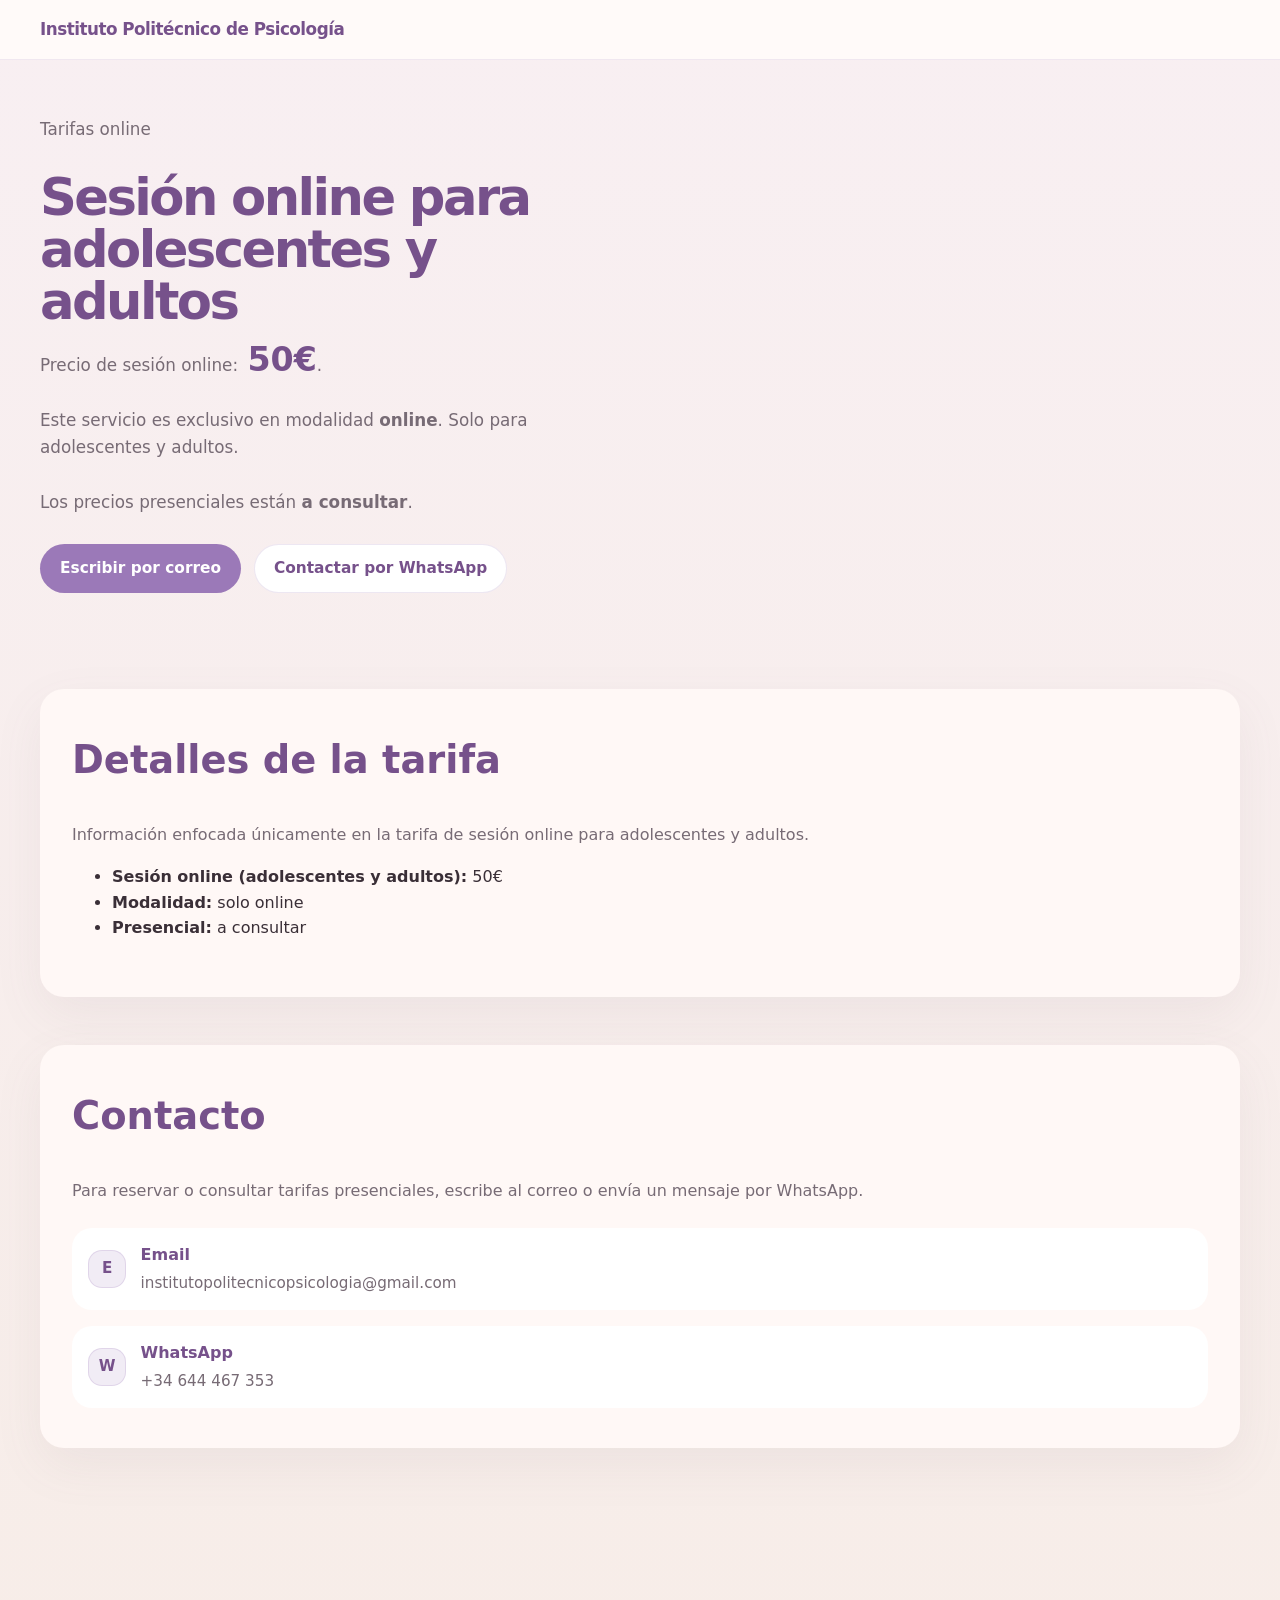
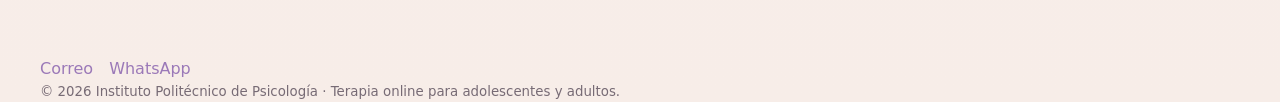
<file: index.html>
﻿<!DOCTYPE html>
<html lang="es">
<head>
  <meta charset="UTF-8">
<meta name="google-site-verification" content="Y_I5lH9BwGyYkk8W6f2Wt7tEyVO9D1N5H2kuTvSDN44" />
  <title>Tarifas | Instituto Politécnico de Psicología</title>
  <meta name="description" content="Tarifas de sesiones online para adolescentes y adultos. Sesión online 50€. Precios presenciales a consultar." />
  <link rel="stylesheet" href="styles.css">
  <meta name="robots" content="index, follow">
  <meta property="og:type" content="website">
  <meta property="og:title" content="Tarifas | Instituto Politécnico de Psicología">
  <meta property="og:description" content="Sesiones online para adolescentes y adultos: 50€. Precios presenciales a consultar. Servicio exclusivamente online." />
</head>
<body>
  <header>
    <div class="page navbar">
      <div class="brand-logo">
        <span class="brand">Instituto Politécnico de Psicología</span>
      </div>
    </div>
  </header>

  <main class="page">
    <section class="hero">
      <div class="hero-copy">
        <p class="eyebrow">Tarifas online</p>
        <h1>Sesión online para adolescentes y adultos</h1>
        <p>Precio de sesión online: <strong class="price-amount">50€</strong>.</p>
        <p>Este servicio es exclusivo en modalidad <strong>online</strong>. Solo para adolescentes y adultos.</p>
        <p>Los precios presenciales están <strong>a consultar</strong>.</p>
        <div class="hero-buttons">
          <a class="button" href="mailto:institutopolitecnicopsicologia@gmail.com">Escribir por correo</a>
          <a class="button-secondary" href="https://wa.me/34644467353" target="_blank" rel="noopener">Contactar por WhatsApp</a>
        </div>
      </div>
    </section>

    <section class="section">
      <h2>Detalles de la tarifa</h2>
      <p>Información enfocada únicamente en la tarifa de sesión online para adolescentes y adultos.</p>
      <ul>
        <li><strong>Sesión online (adolescentes y adultos):</strong> 50€</li>
        <li><strong>Modalidad:</strong> solo online</li>
        <li><strong>Presencial:</strong> a consultar</li>
      </ul>
    </section>

    <section class="section">
      <h2>Contacto</h2>
      <p>Para reservar o consultar tarifas presenciales, escribe al correo o envía un mensaje por WhatsApp.</p>
      <div class="contact-grid">
        <a class="contact-card" href="mailto:institutopolitecnicopsicologia@gmail.com" target="_blank" rel="noopener">
          <div class="contact-card-icon">E</div>
          <div>
            <h3>Email</h3>
            <p>institutopolitecnicopsicologia@gmail.com</p>
          </div>
        </a>
        <a class="contact-card" href="https://wa.me/34644467353" target="_blank" rel="noopener">
          <div class="contact-card-icon">W</div>
          <div>
            <h3>WhatsApp</h3>
            <p>+34 644 467 353</p>
          </div>
        </a>
      </div>
    </section>
  </main>

  <footer class="page footer">
    <div class="links">
      <a href="mailto:institutopolitecnicopsicologia@gmail.com">Correo</a>
      <a href="https://wa.me/34644467353" target="_blank" rel="noopener">WhatsApp</a>
    </div>
    <small>© 2026 Instituto Politécnico de Psicología · Terapia online para adolescentes y adultos.</small>
  </footer>
</body>
</html>
</file>
<file: styles.css>
/* Estilo profesional para lectura en pantallas móviles y escritorio */
:root {
  --bg: #f5ede9;
  --surface: #fff8f6;
  --text: #3a2f37;
  --muted: #776b75;
  --primary: #9b79b8;
  --primary-dark: #76518b;
  --accent: #e7c7da;
  --border: rgba(155,121,184,.18);
  --radius: 24px;
}
* {
  box-sizing: border-box;
}
html {
  scroll-behavior: smooth;
}
body {
  margin: 0;
  font-family: Inter, system-ui, -apple-system, BlinkMacSystemFont, 'Segoe UI', sans-serif;
  color: var(--text);
  background: linear-gradient(180deg, #f8eff2 0%, #f7ede8 100%);
  line-height: 1.6;
}
a,
a:visited {
  color: var(--primary);
  text-decoration: none;
}
a:hover,
a:focus {
  color: var(--primary-dark);
}
img {
  max-width: 100%;
  display: block;
}
.page {
  width: min(1200px, calc(100% - 2rem));
  margin: 0 auto;
  padding: 1.5rem 0 4rem;
}
header {
  position: sticky;
  top: 0;
  z-index: 100;
  backdrop-filter: blur(14px);
  background: rgba(255, 250, 249, .95);
  border-bottom: 1px solid rgba(155,121,184,.15);
}
.navbar {
  display: flex;
  align-items: center;
  justify-content: space-between;
  gap: 1rem;
  padding: 1rem 0;
}
.brand-logo {
  display: inline-flex;
  align-items: center;
  gap: 0.9rem;
}
.brand-logo .logo-main {
  max-height: 48px;
  width: auto;
  border-radius: 14px;
}
.brand {
  font-weight: 700;
  letter-spacing: -0.03em;
  color: var(--primary-dark);
  font-size: 1.05rem;
}
.logo-ipp {
  max-height: 40px;
  width: auto;
  border-radius: 12px;
}
.nav-links {
  display: flex;
  flex-wrap: wrap;
  align-items: center;
  gap: 1rem;
  font-size: 0.95rem;
}
.nav-links a {
  padding: .5rem .75rem;
  border-radius: 999px;
  transition: background .2s ease;
}
.nav-links a:hover {
  background: rgba(155,121,184,.12);
}
.hero {
  display: grid;
  grid-template-columns: 1fr 1fr;
  gap: 2rem;
  align-items: center;
  padding: 2rem 0 3rem;
}
.hero-copy {
  max-width: 36rem;
}
.hero-copy h1 {
  font-size: clamp(2.7rem, 4vw, 4rem);
  line-height: 1.02;
  margin: 0 0 1rem;
  letter-spacing: -0.05em;
  color: var(--primary-dark);
}
.hero-copy p {
  font-size: 1.05rem;
  color: var(--muted);
  margin: 0 0 1.75rem;
}
.hero-copy .price-amount {
  font-size: clamp(1.8rem, 2.6vw, 2.4rem);
  line-height: 1.05;
  display: inline-block;
  margin-left: 0.25rem;
  color: var(--primary-dark);
}
.hero-buttons {
  display: flex;
  flex-wrap: wrap;
  gap: 0.8rem;
}
.hero-buttons a {
  font-size: 0.96rem;
  line-height: 1.3;
}
.button, .button-secondary {
  display: inline-flex;
  align-items: center;
  justify-content: center;
  border-radius: 999px;
  font-weight: 600;
  transition: transform .2s ease, box-shadow .2s ease;
}
.button {
  background: var(--primary);
  color: #fff;
  padding: 0.85rem 1.25rem;
}
.button:hover {
  transform: translateY(-1px);
  box-shadow: 0 18px 45px rgba(155,121,184,.18);
}
.button-secondary {
  background: #fff;
  border: 1px solid rgba(155,121,184,.18);
  color: var(--primary-dark);
  padding: 0.85rem 1.2rem;
}

/* Forzar títulos en lila y botones con fondo lila y texto blanco */
h1, h2, h3, h4, h5, h6 {
  color: var(--primary-dark) !important;
}

/* Botones y enlaces con aspecto de botón: fondo lila y texto blanco */
.button,
.button-secondary,
.nav-links a,
.social-link,
.contact-card,
.carousel-button,
.book-card a,
.card a {
  background: var(--primary) !important;
  color: #fff !important;
  border-color: transparent !important;
}

.button-secondary {
  background: #fff !important;
  color: var(--primary-dark) !important;
  border-color: rgba(155,121,184,.18) !important;
}

/* Ajustes de hover para mantener contraste */
.nav-links a:hover,
.social-link:hover,
.button-secondary:hover,
.contact-card:hover,
.carousel-button:hover,
.book-card a:hover,
.card a:hover {
  background: var(--primary-dark) !important;
  color: #fff !important;
}
.contact-grid,
.contact-cards {
  display: grid;
  grid-template-columns: 1fr;
  gap: 1rem;
  margin: 1.5rem 0 0;
}
.contact-card {
  display: flex;
  gap: 0.9rem;
  align-items: center;
  padding: 0.85rem 0.95rem;
  border-radius: 20px;
  background: #ffffff !important;
  border: 1px solid rgba(155,121,184,.25);
  text-decoration: none;
  color: var(--primary-dark) !important;
  transition: transform .2s ease, box-shadow .2s ease, background .2s ease;
}
.contact-card:hover {
  transform: translateY(-1px);
  box-shadow: 0 12px 24px rgba(155,121,184,.12);
  background: #fff;
}
.contact-card-icon {
  width: 38px;
  height: 38px;
  min-width: 38px;
  border-radius: 14px;
  display: inline-flex;
  align-items: center;
  justify-content: center;
  background: rgba(155,121,184,.14);
  border: 1px solid rgba(155,121,184,.2);
  color: var(--primary-dark);
  font-weight: 700;
  font-size: 0.95rem;
}
.contact-card h3 {
  margin: 0 0 .18rem;
  font-size: 1rem;
  color: var(--primary-dark);
}
.contact-card p {
  margin: 0;
  color: var(--text);
  font-size: 0.95rem;
}

/* Allow long email addresses to wrap and prevent flex overflow */
.contact-card {
  min-width: 0;
}
.contact-card > div:last-child {
  min-width: 0;
}
.contact-card p,
.contact-card a {
  overflow-wrap: anywhere;
  word-break: break-word;
}
.about-top {
  align-items: center;
  gap: 2rem;
}
.about-photo img {
  width: 100%;
  max-width: 360px;
  border-radius: 18px;
  box-shadow: 0 20px 40px rgba(119,107,117,.06);
  display: block;
}
/* Justify paragraphs and list items in sections for cleaner alignment */
.section p,
.section li {
  text-align: justify;
}

@media (max-width: 860px) {
  .about-top {
    grid-template-columns: 1fr;
  }
  .about-photo {
    order: 2;
  }
}
/* Utility: force contact cards to stack vertically when needed */
.contact-grid.stack {
  grid-template-columns: 1fr !important;
  align-items: start;
}

.contact-grid.stack .contact-card {
  width: 100%;
}
.contact-grid.stack .contact-card + .contact-card {
  margin-top: 0.8rem;
}
.hero-image {
  position: relative;
  min-height: 420px;
  border-radius: var(--radius);
  overflow: hidden;
  background: linear-gradient(180deg, rgba(155,121,184,.12) 0%, rgba(247,236,235,.65) 100%);
}
.hero-photo {
  width: 100%;
  height: 100%;
  object-fit: cover;
  display: block;
}
.book-card {
  display: flex;
  gap: 1rem;
  align-items: center;
  margin-bottom: 1rem;
  padding: 1rem;
  border-radius: 22px;
  background: rgba(231,199,218,.3);
  border: 1px solid rgba(155,121,184,.2);
}
.book-image {
  width: 96px;
  height: auto;
  border-radius: 18px;
  box-shadow: 0 10px 30px rgba(155,121,184,.14);
}
.carousel-container {
  display: grid;
  grid-template-columns: auto 1fr auto;
  align-items: center;
  gap: 1rem;
  margin-top: 1.5rem;
}
.carousel {
  overflow: hidden;
}
.carousel-track {
  display: grid;
  grid-auto-flow: column;
  grid-auto-columns: minmax(240px, 1fr);
  gap: 1rem;
  scroll-snap-type: x mandatory;
  overflow-x: auto;
  padding-bottom: 0.5rem;
  scroll-behavior: smooth;
}
.carousel-track::-webkit-scrollbar {
  height: 8px;
}
.carousel-track::-webkit-scrollbar-thumb {
  background: rgba(155,121,184,.35);
  border-radius: 999px;
}
.carousel-item {
  scroll-snap-align: start;
  background: #fff;
  padding: 1rem;
  border-radius: 22px;
  min-width: 240px;
  border: 1px solid rgba(155,121,184,.16);
  box-shadow: 0 18px 40px rgba(119,107,117,.05);
}
.carousel-item img {
  width: 100%;
  border-radius: 18px;
  margin-bottom: 1rem;
}
.carousel-item h3 {
  margin: 0 0 .75rem;
  color: var(--primary-dark);
}
.carousel-button {
  display: inline-flex;
  align-items: center;
  justify-content: center;
  width: 48px;
  height: 48px;
  border-radius: 999px;
  border: 1px solid rgba(155,121,184,.24);
  background: #fff;
  color: var(--primary-dark);
  font-size: 1.5rem;
  cursor: pointer;
  transition: background .2s ease, transform .2s ease, box-shadow .2s ease;
}
.carousel-button:hover {
  background: rgba(155,121,184,.12);
  transform: translateY(-1px);
  box-shadow: 0 12px 24px rgba(155,121,184,.12);
}
.section {
  margin: 3rem 0;
  padding: 2.5rem 2rem;
  border-radius: var(--radius);
  background: var(--surface);
  box-shadow: 0 18px 50px rgba(119,107,117,.08);
}

/* Sección 'Las mariposas del alma' */
.section.mariposas {
  padding: 2.5rem 1.5rem;
}
.section.mariposas .mariposas-inner {
  align-items: center;
  gap: 0.8rem;
  grid-template-columns: 45% 55%;
  max-width: 1000px;
  margin: 0 auto;
  justify-content: center;
}
.section.mariposas .mariposas-inner > div:first-child {
  display: flex;
  justify-content: center;
  align-items: center;
  padding-right: 0.6rem;
}
.mariposas-img {
  width: 100%;
  max-width: 340px;
  border-radius: 12px;
  display: block;
  box-shadow: 0 12px 30px rgba(119,107,117,.06);
}
.mariposas-text {
  max-width: 620px;
}
.mariposas-text p {
  color: var(--muted);
}
.mariposas-text .quote {
  margin-top: .5rem;
  font-style: italic;
  color: var(--muted);
  font-size: 1rem;
  line-height: 1.6;
  overflow-wrap: break-word;
  word-break: break-word;
}
.mariposas-text .cite {
  margin-top: .6rem;
  font-size: .875rem;
  color: var(--muted);
}

/* Línea separada y sin saltos para la frase principal */
.mariposas-inline {
  display: block;
  white-space: nowrap;
  font-weight: 600;
  color: var(--primary-dark);
  margin: 0.25rem 0 0.5rem;
}

@media (max-width: 420px) {
  .mariposas-inline {
    white-space: normal;
    font-size: 1rem;
  }
}

/* Cita en cursiva para la referencia */
.mariposas-text .cite {
  font-style: italic;
}
@media (max-width: 860px) {
  .section.mariposas .mariposas-inner {
    grid-template-columns: 1fr !important;
    text-align: center;
    gap: 1rem;
  }
  .mariposas-img {
    margin: 0 auto 1rem;
    max-width: 280px;
  }
  .mariposas-text {
    padding: 0 1rem;
  }
  .mariposas-text .quote {
    font-size: 0.98rem;
  }
}
.section h2 {
  margin-top: 0;
  font-size: clamp(2rem, 3vw, 2.5rem);
  color: var(--primary-dark);
}
.section p {
  color: var(--muted);
}
.cards {
  display: grid;
  grid-template-columns: repeat(auto-fit, minmax(220px, 1fr));
  gap: 1.25rem;
  margin-top: 1.75rem;
}
.card {
  background: #faf9f7;
  padding: 1.5rem;
  border-radius: 22px;
  border: 1px solid rgba(91,61,153,.08);
}
.card h3 {
  margin: 0 0 .75rem;
  color: var(--primary-dark);
}
.card p {
  margin: 0;
}
.highlight {
  color: var(--accent);
  font-weight: 700;
}
.grid-2 {
  display: grid;
  gap: 1.5rem;
  grid-template-columns: minmax(16rem, 1fr) minmax(16rem, 1fr);
}
.footer {
  margin-top: 3rem;
  padding: 2rem 0 0;
  color: var(--muted);
}
.footer .links {
  display: flex;
  flex-wrap: wrap;
  gap: 1rem;
  margin: 1rem 0 0;
}
.footer small {
  display: block;
}
.social-links {
  display: flex;
  gap: .8rem;
  flex-wrap: wrap;
  margin-top: 1rem;
}
.social-link {
  display: inline-flex;
  align-items: center;
  gap: .65rem;
  padding: .75rem 1rem;
  border-radius: 999px;
  background: rgba(155,121,184,.12);
  border: 1px solid rgba(155,121,184,.25);
  color: var(--primary-dark);
  font-size: 0.95rem;
  transition: transform .2s ease, background .2s ease, box-shadow .2s ease;
}
.social-link:hover {
  transform: translateY(-1px);
  background: rgba(155,121,184,.18);
  box-shadow: 0 12px 24px rgba(155,121,184,.08);
}
.social-link svg {
  display: block;
  width: 18px;
  height: 18px;
  fill: currentColor;
}
.social-link.x svg {
  width: 20px;
  height: 20px;
}
.social-link.youtube {
  color: #c4302b;
}
.social-link.instagram {
  color: #9b79b8;
}
.social-link.tiktok {
  color: #9b79b8;
}
.social-link.linkedin {
  color: #0a66c2;
}
.social-link.facebook {
  color: #1877f2;
}
@media (max-width: 860px) {
  .hero {
    grid-template-columns: 1fr;
  }
  .hero-image {
    min-height: 320px;
  }
  .grid-2 {
    grid-template-columns: 1fr;
  }
}
@media (max-width: 560px) {
  .navbar {
    flex-direction: column;
    align-items: stretch;
  }
  .nav-links {
    justify-content: center;
  }
  .button, .button-secondary {
    width: 100%;
  }
}

/* prueba de parche */

/* Asegurar que todos los enlaces dentro de títulos y subtítulos sean lila (no letras negras) */
h1 a, h2 a, h3 a, h4 a, h5 a, h6 a,
.section h2 a,
.card h3 a,
.contact-card h3 a,
.carousel-item h3 a,
.brand a {
  color: var(--primary);
  text-decoration: none;
}
h1 a:hover, h2 a:hover, h3 a:hover, h4 a:hover, h5 a:hover, h6 a:hover,
.section h2 a:hover,
.card h3 a:hover,
.contact-card h3 a:hover,
.carousel-item h3 a:hover,
.brand a:hover {
  color: var(--primary-dark);
}
</file>
